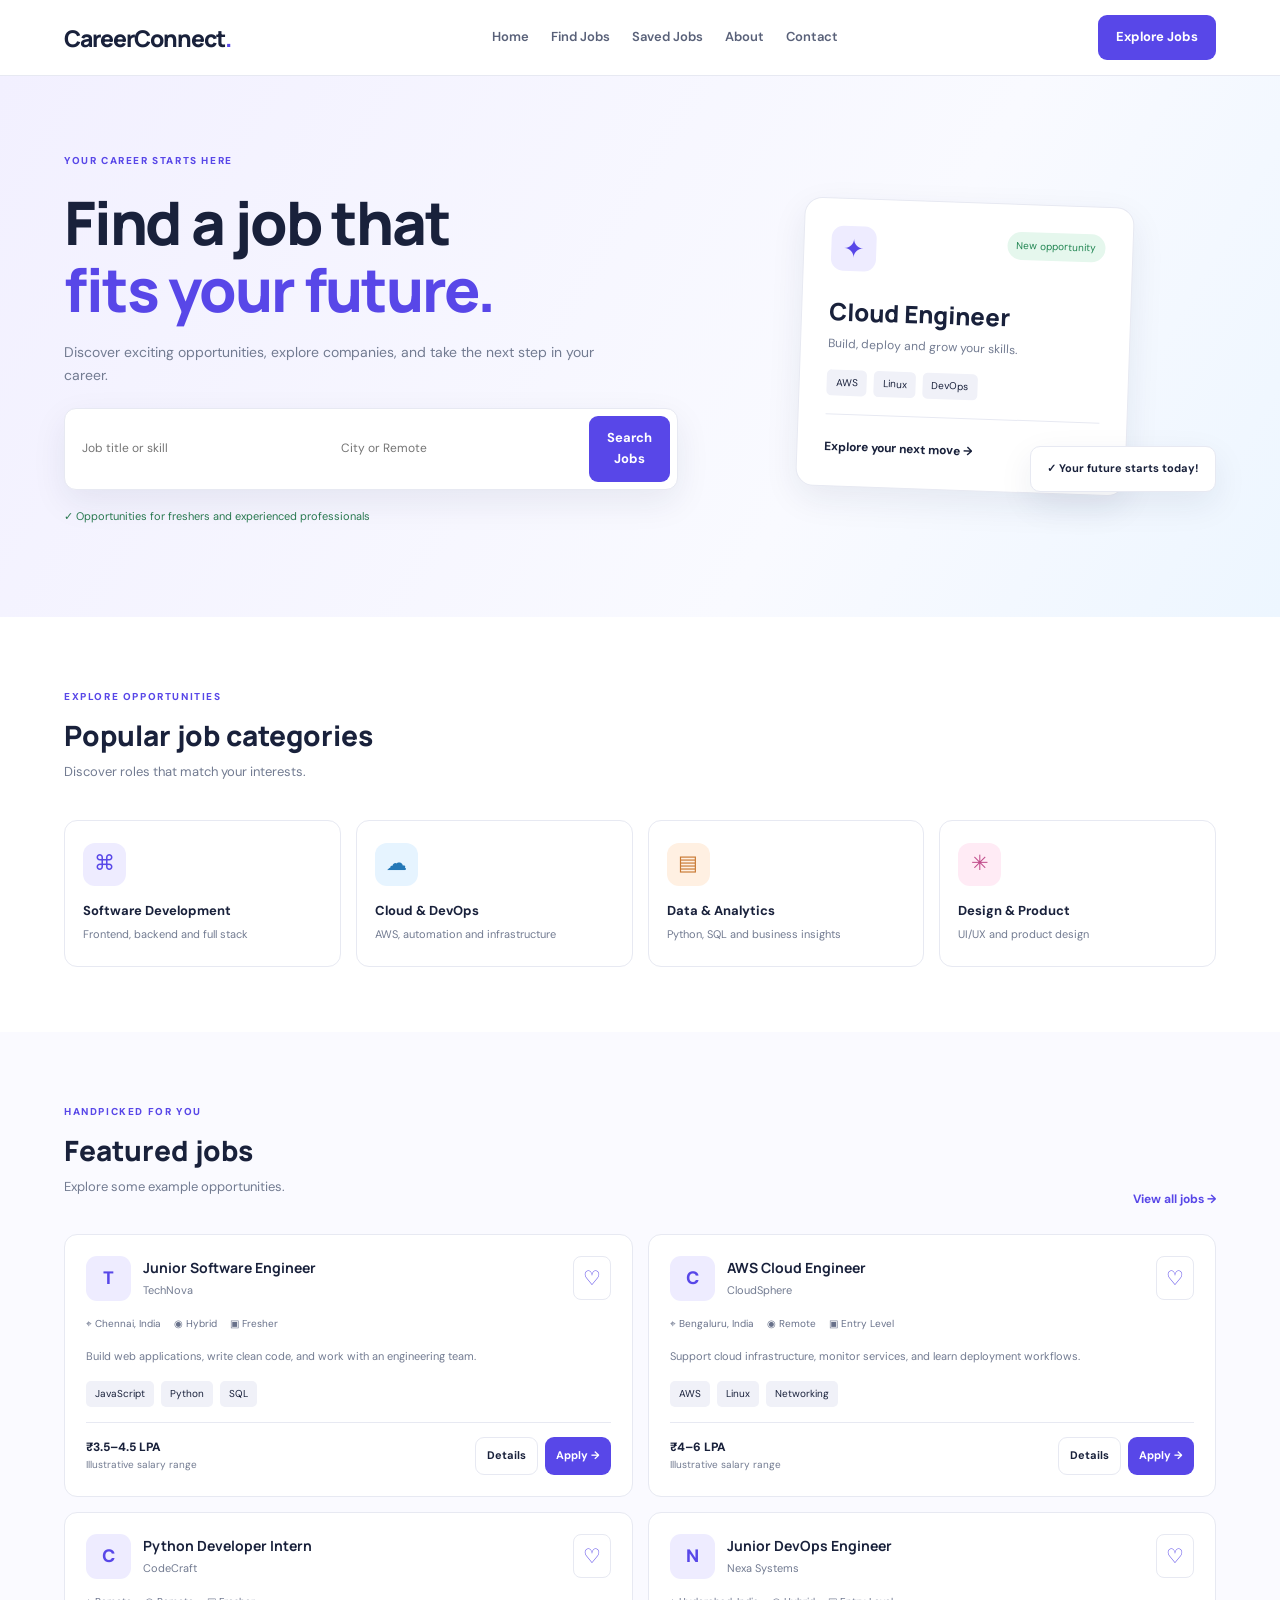
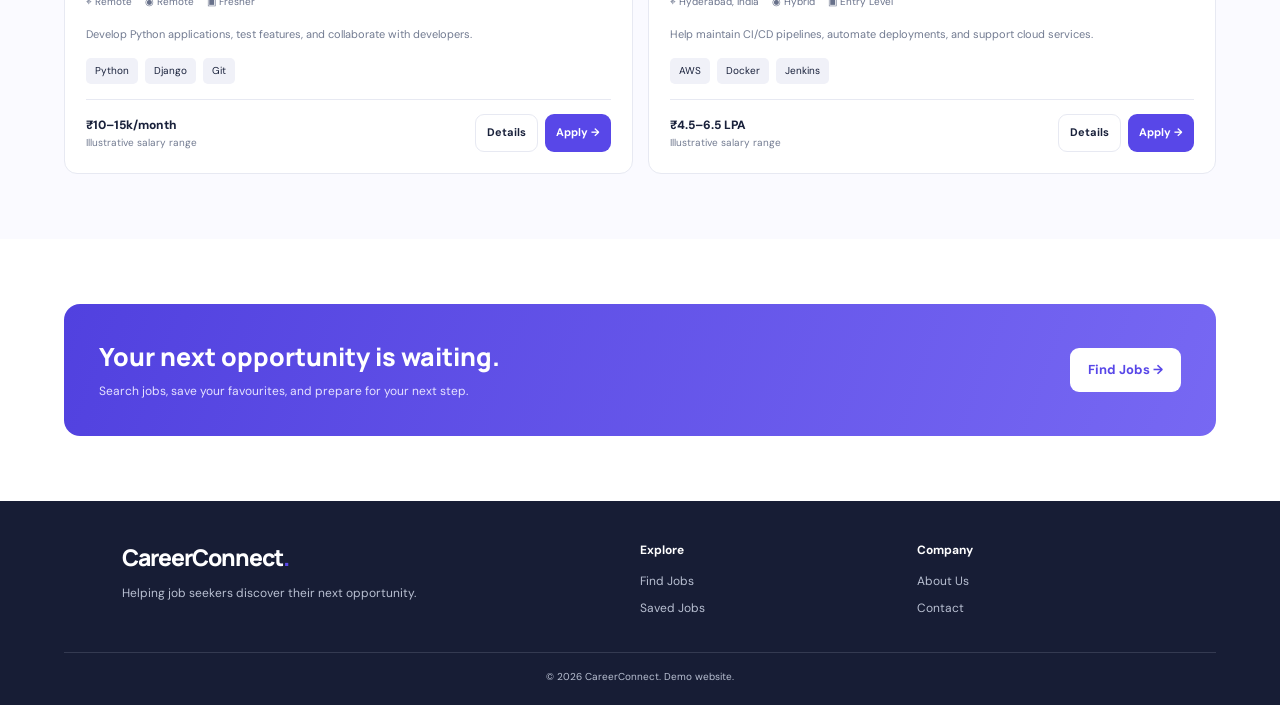
<file: index.html>
<!DOCTYPE html>
<html lang="en">
<head>
  <meta charset="UTF-8">
  <meta name="viewport" content="width=device-width, initial-scale=1.0">
  <title>CareerConnect | Find Your Dream Job</title>
  <link rel="stylesheet" href="style.css">
  <script src="script.js" defer></script>
</head>
<body>
  <header class="navbar">
    <a class="logo" href="index.html">CareerConnect<span>.</span></a>
    <button class="menu-toggle" aria-label="Toggle menu">☰</button>
    <nav class="nav-links">
      <a href="index.html">Home</a>
      <a href="jobs.html">Find Jobs</a>
      <a href="saved-jobs.html">Saved Jobs</a>
      <a href="about.html">About</a>
      <a href="contact.html">Contact</a>
    </nav>
    <a class="btn" href="jobs.html">Explore Jobs</a>
  </header>

  <main>
    <section class="hero">
      <div class="hero-content">
        <span class="eyebrow">YOUR CAREER STARTS HERE</span>
        <h1>Find a job that<br><span>fits your future.</span></h1>
        <p>Discover exciting opportunities, explore companies, and take the next step in your career.</p>

        <form class="search-form" action="jobs.html">
          <input type="text" name="q" placeholder="Job title or skill">
          <input type="text" name="location" placeholder="City or Remote">
          <button class="btn" type="submit">Search Jobs</button>
        </form>

        <p class="hero-note">✓ Opportunities for freshers and experienced professionals</p>
      </div>
      <div class="hero-visual">
        <div class="visual-card">
          <div class="visual-icon">✦</div>
          <span class="status">New opportunity</span>
          <h2>Cloud Engineer</h2>
          <p>Build, deploy and grow your skills.</p>
          <div class="tags"><span>AWS</span><span>Linux</span><span>DevOps</span></div>
          <hr>
          <strong>Explore your next move →</strong>
        </div>
        <div class="floating-card">✓ Your future starts today!</div>
      </div>
    </section>

    <section class="section container">
      <div class="section-heading">
        <div>
          <span class="eyebrow">EXPLORE OPPORTUNITIES</span>
          <h2>Popular job categories</h2>
          <p>Discover roles that match your interests.</p>
        </div>
      </div>

      <div class="category-grid">
        <a class="category-card" href="jobs.html?category=Software">
          <span class="category-icon purple">⌘</span>
          <h3>Software Development</h3>
          <p>Frontend, backend and full stack</p>
        </a>
        <a class="category-card" href="jobs.html?category=Cloud">
          <span class="category-icon blue">☁</span>
          <h3>Cloud & DevOps</h3>
          <p>AWS, automation and infrastructure</p>
        </a>
        <a class="category-card" href="jobs.html?category=Data">
          <span class="category-icon orange">▤</span>
          <h3>Data & Analytics</h3>
          <p>Python, SQL and business insights</p>
        </a>
        <a class="category-card" href="jobs.html?category=Design">
          <span class="category-icon pink">✳</span>
          <h3>Design & Product</h3>
          <p>UI/UX and product design</p>
        </a>
      </div>
    </section>

    <section class="section section-light">
      <div class="container">
        <div class="section-heading">
          <div>
            <span class="eyebrow">HANDPICKED FOR YOU</span>
            <h2>Featured jobs</h2>
            <p>Explore some example opportunities.</p>
          </div>
          <a class="text-link" href="jobs.html">View all jobs →</a>
        </div>
        <div id="featured-jobs" class="job-grid"></div>
      </div>
    </section>

    <section class="container section">
      <div class="cta">
        <div>
          <h2>Your next opportunity is waiting.</h2>
          <p>Search jobs, save your favourites, and prepare for your next step.</p>
        </div>
        <a href="jobs.html" class="btn btn-white">Find Jobs →</a>
      </div>
    </section>
  </main>

  <footer class="footer">
    <div class="container footer-content">
      <div>
        <a class="logo logo-light" href="index.html">CareerConnect<span>.</span></a>
        <p>Helping job seekers discover their next opportunity.</p>
      </div>
      <div><h4>Explore</h4><a href="jobs.html">Find Jobs</a><a href="saved-jobs.html">Saved Jobs</a></div>
      <div><h4>Company</h4><a href="about.html">About Us</a><a href="contact.html">Contact</a></div>
    </div>
    <p class="copyright">© <span data-year></span> CareerConnect. Demo website.</p>
  </footer>
</body>
</html>
</file>
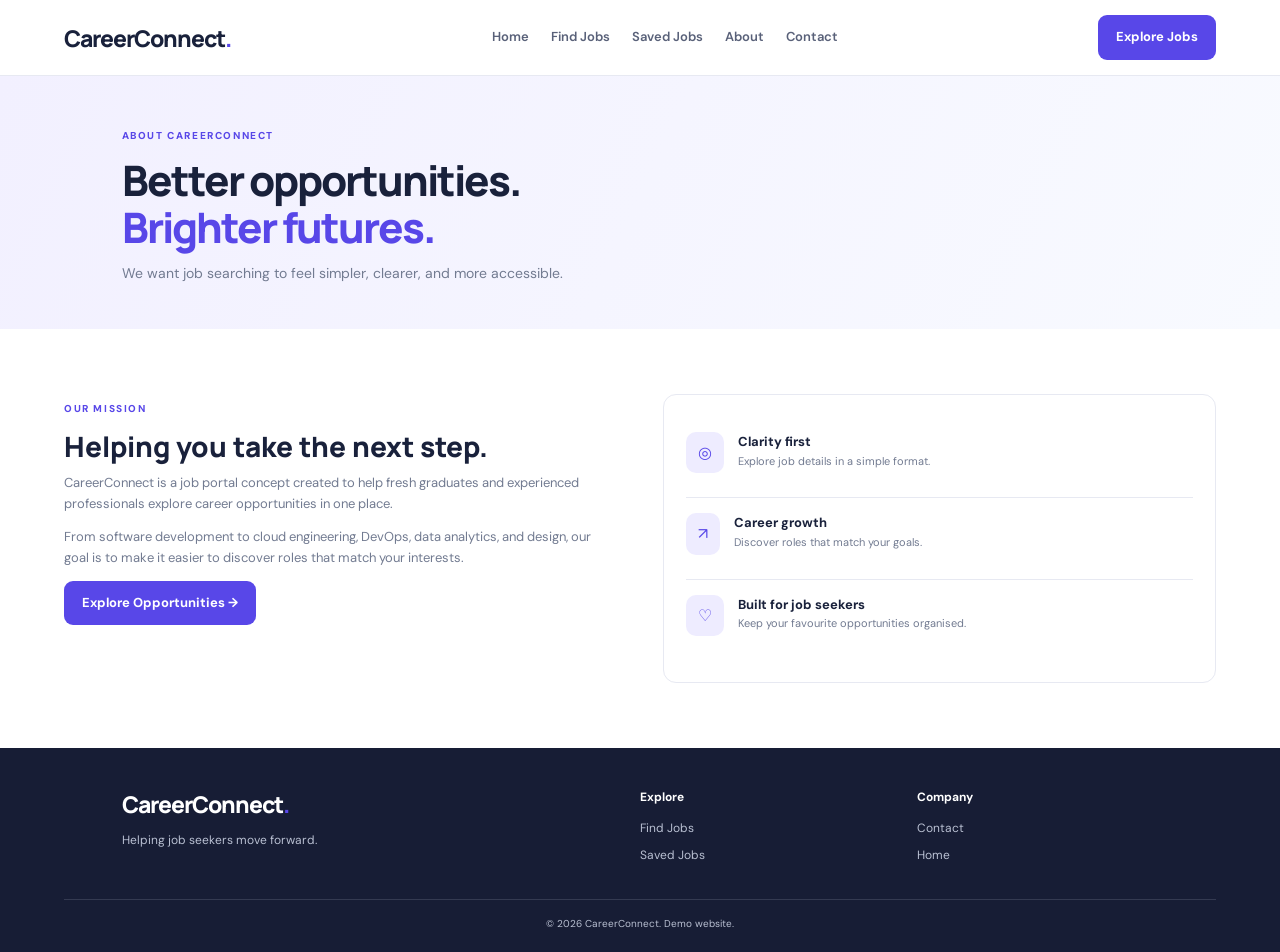
<file: about.html>
<!DOCTYPE html>
<html lang="en">
<head>
  <meta charset="UTF-8">
  <meta name="viewport" content="width=device-width, initial-scale=1.0">
  <title>About Us | CareerConnect</title>
  <link rel="stylesheet" href="style.css">
  <script src="script.js" defer></script>
</head>
<body>
  <header class="navbar">
    <a class="logo" href="index.html">CareerConnect<span>.</span></a>
    <button class="menu-toggle" aria-label="Toggle menu">☰</button>
    <nav class="nav-links">
      <a href="index.html">Home</a><a href="jobs.html">Find Jobs</a>
      <a href="saved-jobs.html">Saved Jobs</a><a href="about.html">About</a>
      <a href="contact.html">Contact</a>
    </nav>
    <a class="btn" href="jobs.html">Explore Jobs</a>
  </header>

  <section class="page-hero">
    <div class="container">
      <span class="eyebrow">ABOUT CAREERCONNECT</span>
      <h1>Better opportunities.<br><span>Brighter futures.</span></h1>
      <p>We want job searching to feel simpler, clearer, and more accessible.</p>
    </div>
  </section>

  <main class="container section story">
    <div>
      <span class="eyebrow">OUR MISSION</span>
      <h2>Helping you take the next step.</h2>
      <p>CareerConnect is a job portal concept created to help fresh graduates and experienced professionals explore career opportunities in one place.</p>
      <p>From software development to cloud engineering, DevOps, data analytics, and design, our goal is to make it easier to discover roles that match your interests.</p>
      <a href="jobs.html" class="btn">Explore Opportunities →</a>
    </div>

    <div class="values">
      <div><span>◎</span><section><h3>Clarity first</h3><p>Explore job details in a simple format.</p></section></div>
      <div><span>↗</span><section><h3>Career growth</h3><p>Discover roles that match your goals.</p></section></div>
      <div><span>♡</span><section><h3>Built for job seekers</h3><p>Keep your favourite opportunities organised.</p></section></div>
    </div>
  </main>

  <footer class="footer">
    <div class="container footer-content">
      <div><a class="logo logo-light" href="index.html">CareerConnect<span>.</span></a><p>Helping job seekers move forward.</p></div>
      <div><h4>Explore</h4><a href="jobs.html">Find Jobs</a><a href="saved-jobs.html">Saved Jobs</a></div>
      <div><h4>Company</h4><a href="contact.html">Contact</a><a href="index.html">Home</a></div>
    </div>
    <p class="copyright">© <span data-year></span> CareerConnect. Demo website.</p>
  </footer>
</body>
</html>
</file>
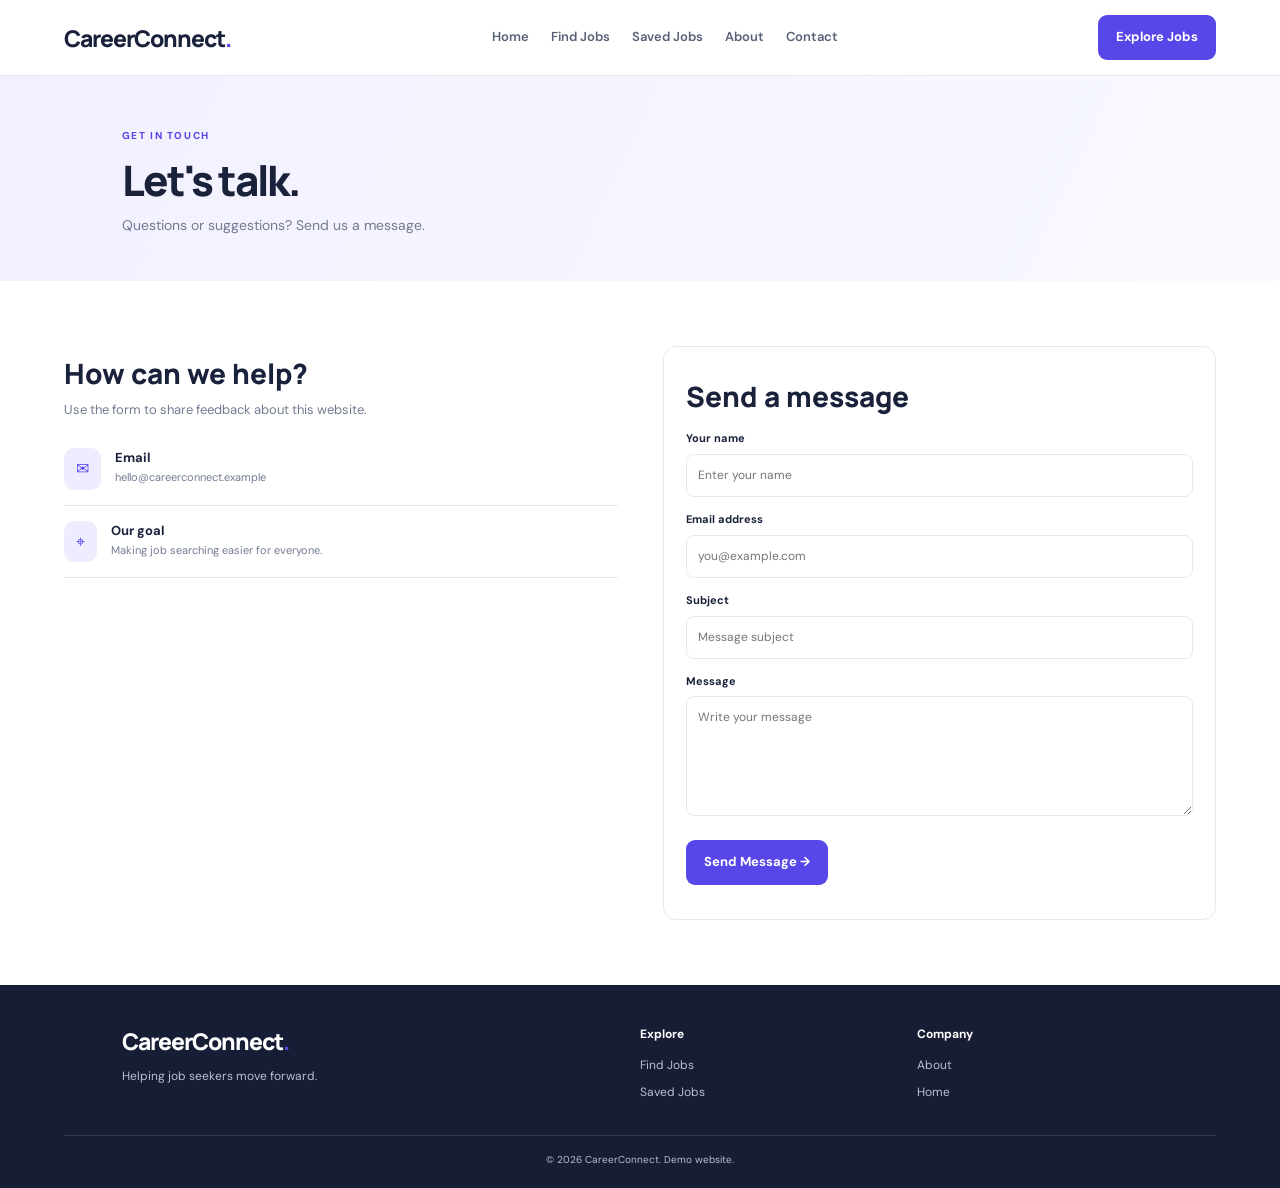
<file: contact.html>
<!DOCTYPE html>
<html lang="en">
<head>
  <meta charset="UTF-8">
  <meta name="viewport" content="width=device-width, initial-scale=1.0">
  <title>Contact Us | CareerConnect</title>
  <link rel="stylesheet" href="style.css">
  <script src="script.js" defer></script>
</head>
<body>
  <header class="navbar">
    <a class="logo" href="index.html">CareerConnect<span>.</span></a>
    <button class="menu-toggle" aria-label="Toggle menu">☰</button>
    <nav class="nav-links">
      <a href="index.html">Home</a><a href="jobs.html">Find Jobs</a>
      <a href="saved-jobs.html">Saved Jobs</a><a href="about.html">About</a>
      <a href="contact.html">Contact</a>
    </nav>
    <a class="btn" href="jobs.html">Explore Jobs</a>
  </header>

  <section class="page-hero">
    <div class="container">
      <span class="eyebrow">GET IN TOUCH</span>
      <h1>Let's talk.</h1>
      <p>Questions or suggestions? Send us a message.</p>
    </div>
  </section>

  <main class="container section contact-layout">
    <div>
      <h2>How can we help?</h2>
      <p>Use the form to share feedback about this website.</p>
      <div class="contact-info">
        <span>✉</span>
        <div><h3>Email</h3><p>hello@careerconnect.example</p></div>
      </div>
      <div class="contact-info">
        <span>⌖</span>
        <div><h3>Our goal</h3><p>Making job searching easier for everyone.</p></div>
      </div>
    </div>

    <form class="contact-form" id="contact-form">
      <h2>Send a message</h2>
      <label for="name">Your name</label>
      <input id="name" name="name" required maxlength="100" placeholder="Enter your name">

      <label for="email">Email address</label>
      <input id="email" name="email" type="email" required maxlength="150" placeholder="you@example.com">

      <label for="subject">Subject</label>
      <input id="subject" name="subject" required maxlength="150" placeholder="Message subject">

      <label for="message">Message</label>
      <textarea id="message" name="message" required maxlength="2000" rows="5" placeholder="Write your message"></textarea>

      <button class="btn" type="submit">Send Message →</button>
      <p id="contact-feedback" role="status"></p>
    </form>
  </main>

  <footer class="footer">
    <div class="container footer-content">
      <div><a class="logo logo-light" href="index.html">CareerConnect<span>.</span></a><p>Helping job seekers move forward.</p></div>
      <div><h4>Explore</h4><a href="jobs.html">Find Jobs</a><a href="saved-jobs.html">Saved Jobs</a></div>
      <div><h4>Company</h4><a href="about.html">About</a><a href="index.html">Home</a></div>
    </div>
    <p class="copyright">© <span data-year></span> CareerConnect. Demo website.</p>
  </footer>
</body>
</html>
</file>
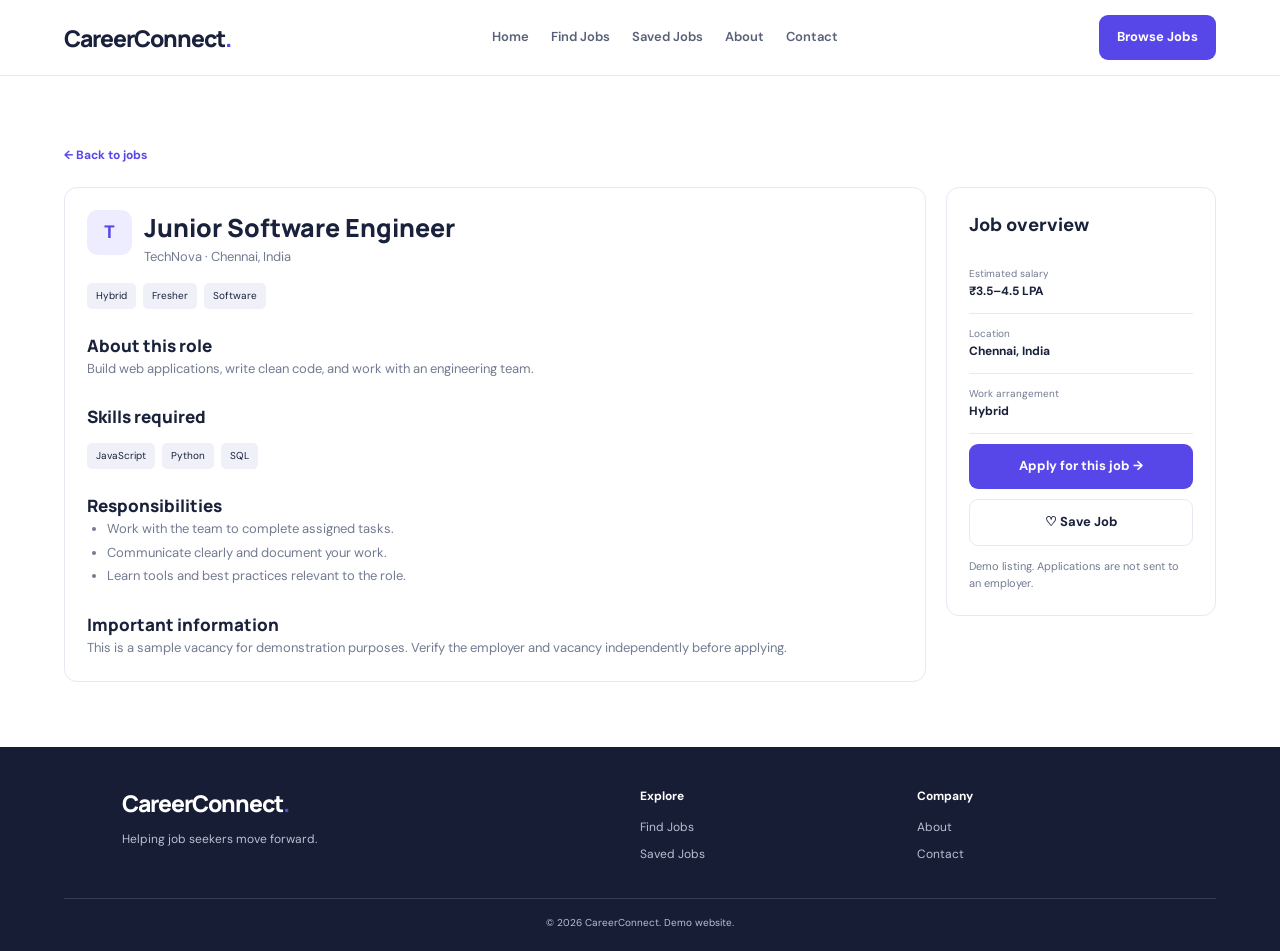
<file: job-details.html>
<!DOCTYPE html>
<html lang="en">
<head>
  <meta charset="UTF-8">
  <meta name="viewport" content="width=device-width, initial-scale=1.0">
  <title>Job Details | CareerConnect</title>
  <link rel="stylesheet" href="style.css">
  <script src="script.js" defer></script>
</head>
<body>
  <header class="navbar">
    <a class="logo" href="index.html">CareerConnect<span>.</span></a>
    <button class="menu-toggle" aria-label="Toggle menu">☰</button>
    <nav class="nav-links">
      <a href="index.html">Home</a><a href="jobs.html">Find Jobs</a>
      <a href="saved-jobs.html">Saved Jobs</a><a href="about.html">About</a>
      <a href="contact.html">Contact</a>
    </nav>
    <a class="btn" href="jobs.html">Browse Jobs</a>
  </header>

  <main class="container section">
    <a href="jobs.html" class="text-link">← Back to jobs</a>
    <div id="job-detail-content" class="detail-layout"></div>
  </main>

  <footer class="footer">
    <div class="container footer-content">
      <div><a class="logo logo-light" href="index.html">CareerConnect<span>.</span></a><p>Helping job seekers move forward.</p></div>
      <div><h4>Explore</h4><a href="jobs.html">Find Jobs</a><a href="saved-jobs.html">Saved Jobs</a></div>
      <div><h4>Company</h4><a href="about.html">About</a><a href="contact.html">Contact</a></div>
    </div>
    <p class="copyright">© <span data-year></span> CareerConnect. Demo website.</p>
  </footer>
</body>
</html>
</file>
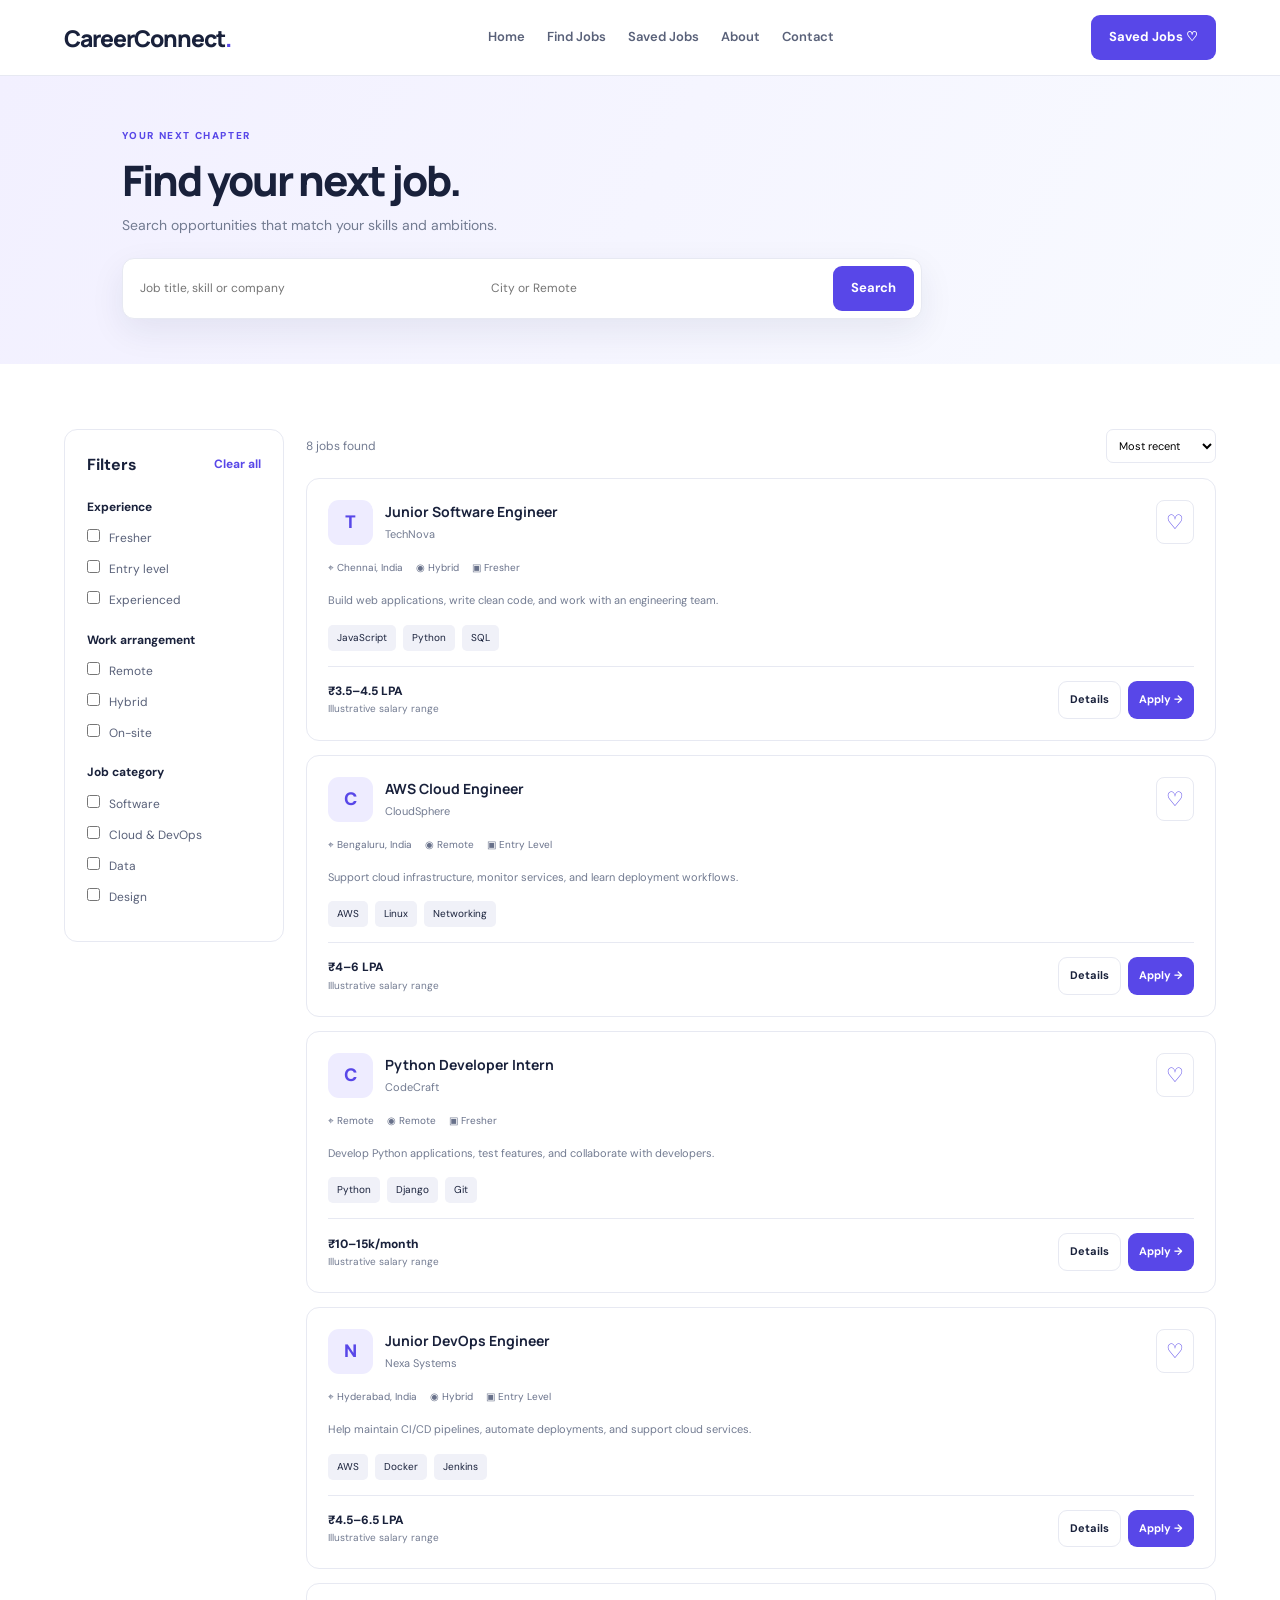
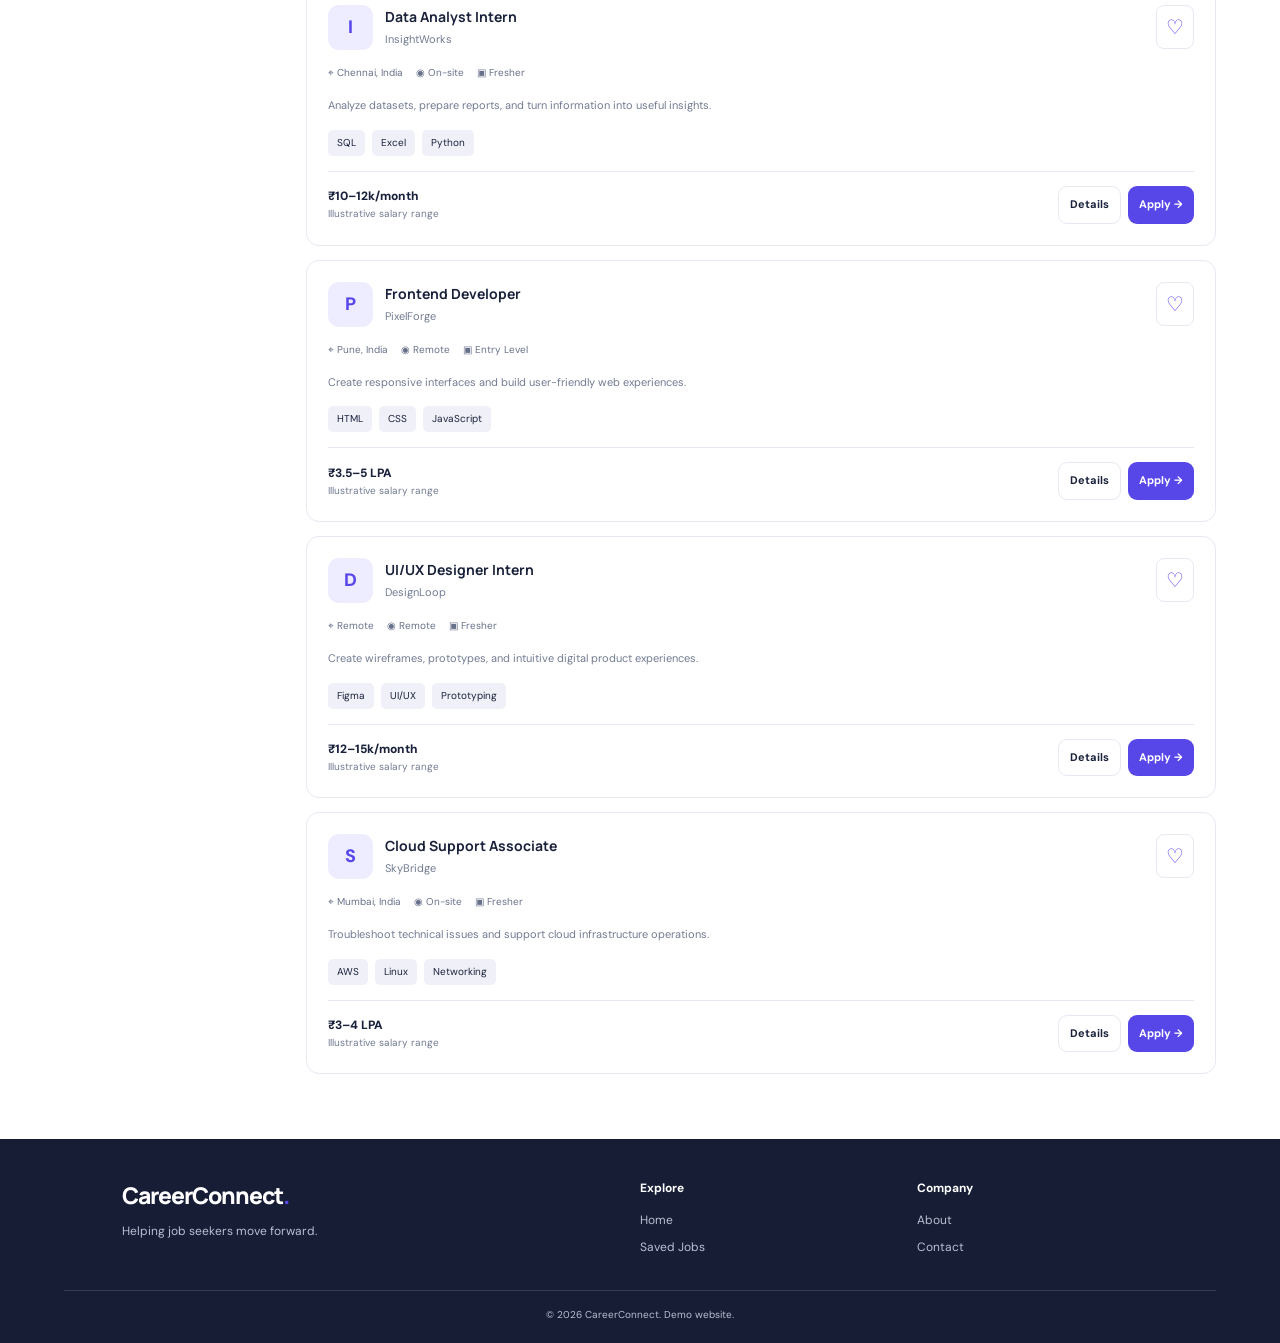
<file: jobs.html>
<!DOCTYPE html>
<html lang="en">
<head>
  <meta charset="UTF-8">
  <meta name="viewport" content="width=device-width, initial-scale=1.0">
  <title>Find Jobs | CareerConnect</title>
  <link rel="stylesheet" href="style.css">
  <script src="script.js" defer></script>
</head>
<body>
  <header class="navbar">
    <a class="logo" href="index.html">CareerConnect<span>.</span></a>
    <button class="menu-toggle" aria-label="Toggle menu">☰</button>
    <nav class="nav-links">
      <a href="index.html">Home</a><a href="jobs.html">Find Jobs</a>
      <a href="saved-jobs.html">Saved Jobs</a><a href="about.html">About</a>
      <a href="contact.html">Contact</a>
    </nav>
    <a class="btn" href="saved-jobs.html">Saved Jobs ♡</a>
  </header>

  <section class="page-hero">
    <div class="container">
      <span class="eyebrow">YOUR NEXT CHAPTER</span>
      <h1>Find your next job.</h1>
      <p>Search opportunities that match your skills and ambitions.</p>
      <form id="jobs-search" class="search-form">
        <input id="search-keyword" placeholder="Job title, skill or company">
        <input id="search-location" placeholder="City or Remote">
        <button class="btn">Search</button>
      </form>
    </div>
  </section>

  <main class="container section">
    <div class="jobs-layout">
      <aside class="filters">
        <div class="filter-title">
          <h3>Filters</h3>
          <button id="clear-filters" class="text-link">Clear all</button>
        </div>
        <h4>Experience</h4>
        <label><input type="checkbox" name="experience" value="Fresher"> Fresher</label>
        <label><input type="checkbox" name="experience" value="Entry Level"> Entry level</label>
        <label><input type="checkbox" name="experience" value="Experienced"> Experienced</label>
        <h4>Work arrangement</h4>
        <label><input type="checkbox" name="work" value="Remote"> Remote</label>
        <label><input type="checkbox" name="work" value="Hybrid"> Hybrid</label>
        <label><input type="checkbox" name="work" value="On-site"> On-site</label>
        <h4>Job category</h4>
        <label><input type="checkbox" name="category" value="Software"> Software</label>
        <label><input type="checkbox" name="category" value="Cloud"> Cloud & DevOps</label>
        <label><input type="checkbox" name="category" value="Data"> Data</label>
        <label><input type="checkbox" name="category" value="Design"> Design</label>
      </aside>

      <section class="results">
        <div class="results-toolbar">
          <p id="results-count">Available jobs</p>
          <select id="sort-jobs" aria-label="Sort jobs">
            <option value="recent">Most recent</option>
            <option value="salary">Highest salary</option>
          </select>
        </div>
        <div id="all-jobs" class="job-list"></div>
      </section>
    </div>
  </main>

  <footer class="footer">
    <div class="container footer-content">
      <div><a class="logo logo-light" href="index.html">CareerConnect<span>.</span></a><p>Helping job seekers move forward.</p></div>
      <div><h4>Explore</h4><a href="index.html">Home</a><a href="saved-jobs.html">Saved Jobs</a></div>
      <div><h4>Company</h4><a href="about.html">About</a><a href="contact.html">Contact</a></div>
    </div>
    <p class="copyright">© <span data-year></span> CareerConnect. Demo website.</p>
  </footer>
</body>
</html>
</file>
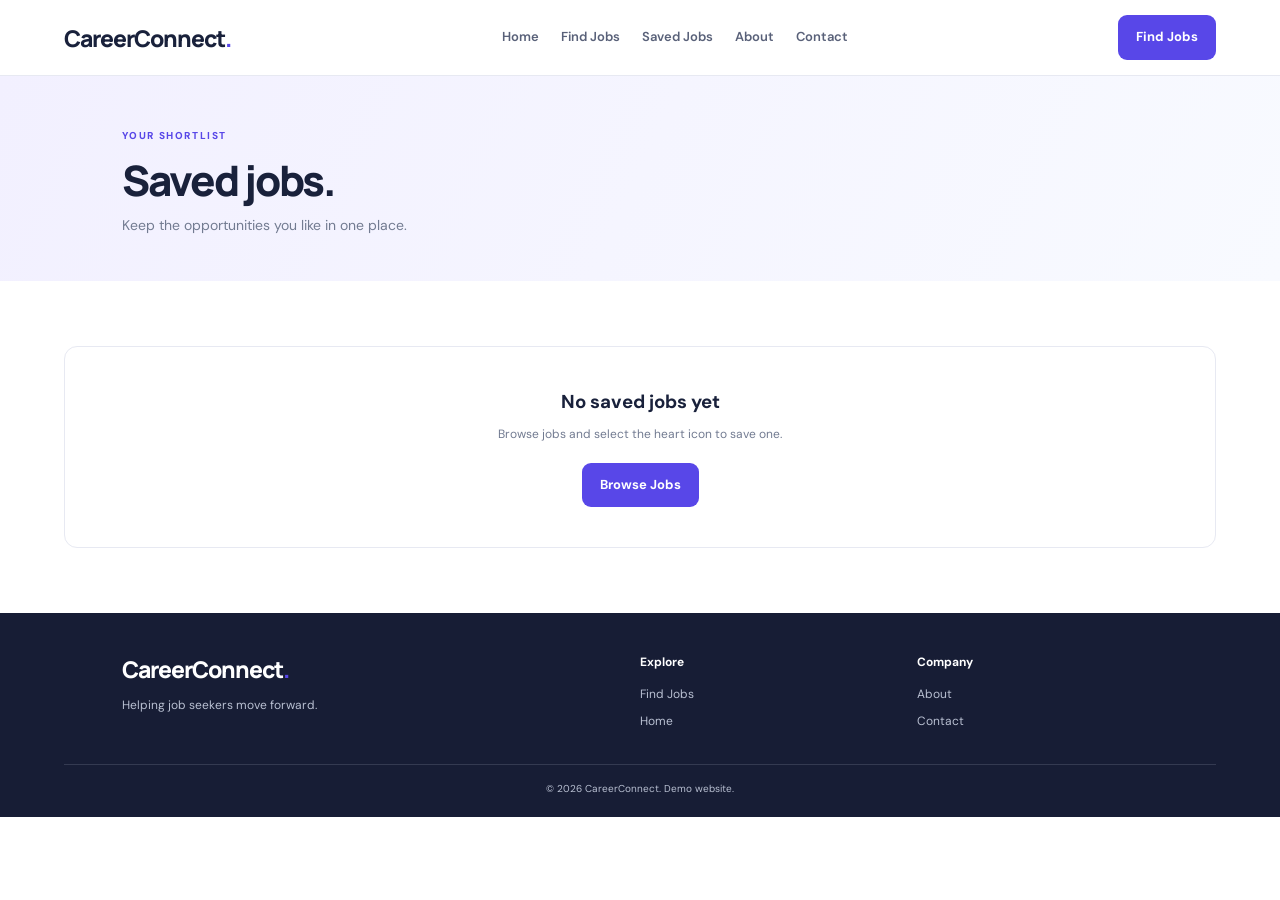
<file: saved-jobs.html>
<!DOCTYPE html>
<html lang="en">
<head>
  <meta charset="UTF-8">
  <meta name="viewport" content="width=device-width, initial-scale=1.0">
  <title>Saved Jobs | CareerConnect</title>
  <link rel="stylesheet" href="style.css">
  <script src="script.js" defer></script>
</head>
<body>
  <header class="navbar">
    <a class="logo" href="index.html">CareerConnect<span>.</span></a>
    <button class="menu-toggle" aria-label="Toggle menu">☰</button>
    <nav class="nav-links">
      <a href="index.html">Home</a><a href="jobs.html">Find Jobs</a>
      <a href="saved-jobs.html">Saved Jobs</a><a href="about.html">About</a>
      <a href="contact.html">Contact</a>
    </nav>
    <a class="btn" href="jobs.html">Find Jobs</a>
  </header>

  <section class="page-hero">
    <div class="container">
      <span class="eyebrow">YOUR SHORTLIST</span>
      <h1>Saved jobs.</h1>
      <p>Keep the opportunities you like in one place.</p>
    </div>
  </section>

  <main class="container section">
    <div id="saved-jobs-list" class="job-list"></div>
  </main>

  <footer class="footer">
    <div class="container footer-content">
      <div><a class="logo logo-light" href="index.html">CareerConnect<span>.</span></a><p>Helping job seekers move forward.</p></div>
      <div><h4>Explore</h4><a href="jobs.html">Find Jobs</a><a href="index.html">Home</a></div>
      <div><h4>Company</h4><a href="about.html">About</a><a href="contact.html">Contact</a></div>
    </div>
    <p class="copyright">© <span data-year></span> CareerConnect. Demo website.</p>
  </footer>
</body>
</html>
</file>
<file: style.css>
@import url('https://fonts.googleapis.com/css2?family=DM+Sans:wght@400;500;600;700&family=Manrope:wght@400;500;600;700;800&display=swap');

:root {
  --primary: #5847e8;
  --primary-dark: #4031c4;
  --ink: #19213b;
  --muted: #727b91;
  --line: #e7e9f2;
  --light: #f7f8fc;
  --white: #ffffff;
  --shadow: 0 12px 34px rgba(30, 38, 80, 0.08);
}

* {
  box-sizing: border-box;
  margin: 0;
  padding: 0;
}

html { scroll-behavior: smooth; }

body {
  font-family: 'DM Sans', Arial, sans-serif;
  color: var(--ink);
  background: var(--white);
  line-height: 1.6;
}

a { color: inherit; text-decoration: none; }
button, input, select, textarea { font: inherit; }
button { cursor: pointer; }

.container {
  width: min(1160px, 90%);
  margin: auto;
}

/* Navigation */

.navbar {
  min-height: 76px;
  padding: 12px 5%;
  display: flex;
  justify-content: space-between;
  align-items: center;
  gap: 20px;
  background: white;
  border-bottom: 1px solid var(--line);
  position: sticky;
  top: 0;
  z-index: 100;
}

.logo {
  font: 800 23px 'Manrope', sans-serif;
  letter-spacing: -1px;
  white-space: nowrap;
}

.logo span { color: var(--primary); }
.logo-light { color: white; }

.nav-links {
  display: flex;
  gap: 22px;
  align-items: center;
}

.nav-links a {
  font-size: 13px;
  font-weight: 600;
  color: #596179;
}

.nav-links a:hover,
.nav-links a:focus { color: var(--primary); }

.menu-toggle {
  display: none;
  background: white;
  border: 1px solid var(--line);
  border-radius: 8px;
  padding: 7px 12px;
  font-size: 20px;
}

.btn {
  display: inline-flex;
  align-items: center;
  justify-content: center;
  background: var(--primary);
  color: white;
  border: 0;
  border-radius: 9px;
  padding: 12px 18px;
  font-size: 13px;
  font-weight: 700;
  transition: .2s;
}

.btn:hover {
  background: var(--primary-dark);
  transform: translateY(-1px);
}

/* Home hero */

.hero {
  padding: 70px 5%;
  background: linear-gradient(120deg, #f2f0ff, #f9faff 65%, #edf6ff);
  display: grid;
  grid-template-columns: 1.1fr .9fr;
  align-items: center;
  gap: 35px;
}

.hero-content { max-width: 650px; }

.eyebrow {
  color: var(--primary);
  font-size: 10px;
  font-weight: 800;
  letter-spacing: 1.6px;
}

.hero h1,
.page-hero h1 {
  font: 800 clamp(37px, 5vw, 60px)/1.13 'Manrope', sans-serif;
  letter-spacing: -2px;
  margin: 17px 0;
}

.hero h1 span,
.page-hero h1 span { color: var(--primary); }

.hero-content > p,
.page-hero p {
  color: var(--muted);
  max-width: 570px;
  font-size: 14px;
  margin-bottom: 22px;
}

.search-form {
  display: flex;
  gap: 7px;
  padding: 7px;
  border: 1px solid var(--line);
  border-radius: 12px;
  background: white;
  box-shadow: var(--shadow);
}

.search-form input {
  width: 100%;
  min-width: 0;
  padding: 10px;
  border: 0;
  outline: none;
  font-size: 12px;
  background: transparent;
}

.hero-note {
  margin-top: 18px;
  font-size: 11px !important;
  color: #28784f !important;
}

.hero-visual {
  min-height: 320px;
  display: grid;
  place-items: center;
  position: relative;
}

.visual-card {
  background: white;
  width: min(330px, 90%);
  padding: 27px;
  border: 1px solid var(--line);
  border-radius: 18px;
  box-shadow: var(--shadow);
  transform: rotate(2deg);
}

.visual-icon {
  display: inline-grid;
  place-items: center;
  width: 45px;
  height: 45px;
  background: #eeecff;
  color: var(--primary);
  border-radius: 12px;
  font-size: 25px;
}

.status {
  float: right;
  background: #e5f7ed;
  color: #218552;
  border-radius: 20px;
  padding: 6px 9px;
  font-size: 10px;
}

.visual-card h2 {
  font: 800 24px 'Manrope', sans-serif;
  margin-top: 24px;
}

.visual-card p {
  color: var(--muted);
  font-size: 12px;
  margin: 7px 0 16px;
}

.visual-card strong { font-size: 12px; }

.tags {
  display: flex;
  flex-wrap: wrap;
  gap: 7px;
  margin: 15px 0;
}

.tags span {
  background: #f0f1f8;
  padding: 5px 9px;
  border-radius: 5px;
  font-size: 10px;
}

.visual-card hr {
  border: 0;
  border-top: 1px solid var(--line);
  margin: 18px 0;
}

.floating-card {
  position: absolute;
  right: 0;
  bottom: 15px;
  background: white;
  padding: 13px 16px;
  border: 1px solid var(--line);
  border-radius: 10px;
  box-shadow: var(--shadow);
  font-size: 11px;
  font-weight: 700;
}

/* Shared sections */

.section { padding-top: 65px; padding-bottom: 65px; }
.section-light { background: #fafaff; }

.section-heading {
  display: flex;
  justify-content: space-between;
  align-items: end;
  gap: 20px;
  margin-bottom: 25px;
}

.section-heading h2,
.story h2,
.contact-layout h2 {
  font: 800 28px 'Manrope', sans-serif;
  margin: 8px 0;
}

.section-heading p,
.story p,
.contact-layout > div > p {
  color: var(--muted);
  font-size: 13px;
  margin-bottom: 12px;
}

.text-link {
  color: var(--primary);
  background: none;
  border: 0;
  font-size: 12px;
  font-weight: 700;
}

.category-grid {
  display: grid;
  grid-template-columns: repeat(4, 1fr);
  gap: 15px;
}

.category-card {
  border: 1px solid var(--line);
  border-radius: 13px;
  padding: 22px 18px;
  transition: .2s;
}

.category-card:hover {
  border-color: #c9c3ff;
  transform: translateY(-3px);
  box-shadow: var(--shadow);
}

.category-icon {
  display: inline-grid;
  place-items: center;
  width: 43px;
  height: 43px;
  border-radius: 12px;
  font-size: 21px;
}

.purple { background: #eeecff; color: #5847e8; }
.blue { background: #e6f4ff; color: #2478b7; }
.orange { background: #fff0e2; color: #c97932; }
.pink { background: #ffebf5; color: #c14c8b; }

.category-card h3 { font-size: 13px; margin: 15px 0 5px; }
.category-card p { font-size: 11px; color: var(--muted); }

/* Job cards */

.job-grid {
  display: grid;
  grid-template-columns: repeat(2, minmax(0, 1fr));
  gap: 15px;
}

.job-list { display: grid; gap: 14px; }

.job-card {
  padding: 21px;
  border: 1px solid var(--line);
  border-radius: 13px;
  background: white;
  min-width: 0;
  transition: .2s;
}

.job-card:hover {
  border-color: #c9c3ff;
  box-shadow: var(--shadow);
}

.job-head {
  display: flex;
  align-items: flex-start;
  gap: 12px;
}

.company-logo {
  display: grid;
  place-items: center;
  width: 45px;
  height: 45px;
  flex-shrink: 0;
  border-radius: 11px;
  background: #eeecff;
  color: var(--primary);
  font-size: 18px;
  font-weight: 800;
}

.job-head-main { flex: 1; min-width: 0; }

.job-card h3 {
  font: 700 14px 'Manrope', sans-serif;
  margin: 2px 0 5px;
}

.company-name { color: var(--muted); font-size: 11px; }

.bookmark {
  background: white;
  border: 1px solid var(--line);
  border-radius: 8px;
  padding: 5px 9px;
  color: var(--primary);
  font-size: 20px;
}

.bookmark.active { background: #eeecff; }

.job-meta {
  display: flex;
  flex-wrap: wrap;
  gap: 8px 13px;
  margin: 15px 0;
  color: #68718a;
  font-size: 10px;
}

.job-description {
  font-size: 11px;
  color: var(--muted);
  line-height: 1.7;
  margin-bottom: 12px;
}

.job-bottom {
  display: flex;
  align-items: center;
  justify-content: space-between;
  gap: 10px;
  border-top: 1px solid var(--line);
  margin-top: 15px;
  padding-top: 14px;
}

.salary { font-size: 12px; font-weight: 800; }
.salary small { display: block; color: var(--muted); font-weight: 400; }

.job-actions { display: flex; gap: 7px; }
.job-actions .btn { padding: 9px 11px; font-size: 11px; }

.btn-outline {
  background: white;
  color: var(--ink);
  border: 1px solid var(--line);
}

.btn-outline:hover { color: white; }

.empty-state {
  padding: 40px 20px;
  text-align: center;
  border: 1px solid var(--line);
  border-radius: 13px;
}

.empty-state p { margin: 8px 0 18px; color: var(--muted); font-size: 12px; }

/* Call-to-action and footer */

.cta {
  background: linear-gradient(110deg, #5141df, #7768f3);
  color: white;
  border-radius: 16px;
  padding: 35px;
  display: flex;
  justify-content: space-between;
  align-items: center;
  gap: 20px;
}

.cta h2 { font: 800 25px 'Manrope', sans-serif; }
.cta p { font-size: 12px; color: #e6e3ff; margin-top: 8px; }

.btn-white { background: white; color: var(--primary); white-space: nowrap; }
.btn-white:hover { background: #f0efff; color: var(--primary); }

.footer { background: #171d35; color: white; padding: 40px 5% 20px; }
.footer-content { display: grid; grid-template-columns: 2fr 1fr 1fr; gap: 35px; }
.footer-content p { color: #b9c0d2; font-size: 12px; margin-top: 10px; }
.footer h4 { font-size: 12px; margin-bottom: 12px; }
.footer-content > div > a:not(.logo) { display: block; color: #b9c0d2; font-size: 12px; margin: 8px 0; }
.footer-content a:hover { color: white; }
.copyright { border-top: 1px solid #343a51; margin-top: 25px; padding-top: 16px; color: #b9c0d2; font-size: 10px; text-align: center; }

/* Inner pages */

.page-hero {
  background: linear-gradient(115deg, #f2f0ff, #f8faff);
  padding: 45px 5%;
}

.page-hero h1 { font-size: 42px; margin: 10px 0; }
.page-hero p { margin-bottom: 0; }

.page-hero .search-form { margin-top: 22px; max-width: 800px; }

.jobs-layout {
  display: grid;
  grid-template-columns: 220px minmax(0, 1fr);
  gap: 22px;
  align-items: start;
}

.filters,
.contact-form,
.detail-main,
.detail-sidebar,
.values {
  background: white;
  border: 1px solid var(--line);
  border-radius: 13px;
  padding: 22px;
}

.filter-title { display: flex; justify-content: space-between; align-items: center; }
.filters h3 { font-size: 16px; }
.filters h4 { font-size: 12px; margin: 20px 0 10px; }
.filters label { display: block; font-size: 12px; color: #596179; margin: 12px 0; }
.filters input { accent-color: var(--primary); margin-right: 6px; }

.results-toolbar {
  display: flex;
  justify-content: space-between;
  align-items: center;
  gap: 12px;
  margin-bottom: 15px;
}

.results-toolbar p { font-size: 12px; color: var(--muted); }

.results-toolbar select {
  padding: 8px;
  border: 1px solid var(--line);
  border-radius: 7px;
  background: white;
  font-size: 11px;
}

.detail-layout {
  display: grid;
  grid-template-columns: minmax(0, 1fr) 270px;
  gap: 20px;
  align-items: start;
  margin-top: 20px;
}

.detail-main h1 { font: 800 25px 'Manrope', sans-serif; }
.detail-main h2 { font: 800 17px 'Manrope', sans-serif; margin-top: 25px; }
.detail-main p, .detail-main li { font-size: 13px; color: var(--muted); line-height: 1.8; }
.detail-main ul { padding-left: 20px; }
.detail-sidebar h3 { margin-bottom: 14px; }
.detail-sidebar p { color: var(--muted); font-size: 11px; margin-top: 12px; }
.detail-sidebar .btn { width: 100%; margin-top: 10px; }
.detail-fact { padding: 12px 0; border-bottom: 1px solid var(--line); }
.detail-fact small, .detail-fact strong { display: block; }
.detail-fact small { font-size: 10px; color: var(--muted); }
.detail-fact strong { font-size: 12px; }

.story, .contact-layout {
  display: grid;
  grid-template-columns: 1fr 1fr;
  gap: 45px;
  align-items: start;
}

.values > div, .contact-info {
  display: flex;
  gap: 14px;
  padding: 15px 0;
  border-bottom: 1px solid var(--line);
}

.values > div:last-child { border: 0; }
.values span, .contact-info > span {
  background: #eeecff;
  color: var(--primary);
  border-radius: 10px;
  padding: 8px 12px;
  height: fit-content;
}

.values h3, .contact-info h3 { font-size: 13px; }
.values p, .contact-info p { font-size: 11px; color: var(--muted); }

.contact-form h2 { margin-bottom: 15px; }

.contact-form label {
  display: block;
  font-size: 11px;
  font-weight: 700;
  margin: 14px 0 6px;
}

.contact-form input, .contact-form textarea {
  width: 100%;
  border: 1px solid var(--line);
  border-radius: 8px;
  padding: 11px;
  outline: none;
  font-size: 12px;
}

.contact-form input:focus, .contact-form textarea:focus { border-color: var(--primary); }
.contact-form textarea { resize: vertical; }
.contact-form button { margin-top: 16px; }
#contact-feedback { color: #218552; font-size: 12px; margin-top: 12px; }

/* Responsive design */

@media (max-width: 900px) {
  .navbar { gap: 12px; }
  .nav-links { gap: 12px; }
  .nav-links a { font-size: 11px; }
  .category-grid { grid-template-columns: repeat(2, 1fr); }
  .jobs-layout { grid-template-columns: 190px minmax(0, 1fr); gap: 14px; }
  .job-grid { grid-template-columns: 1fr; }
}

@media (max-width: 700px) {
  .navbar { min-height: 65px; flex-wrap: wrap; }
  .menu-toggle { display: block; margin-left: auto; }
  .navbar > .btn { display: none; }

  .nav-links {
    display: none;
    order: 4;
    width: 100%;
    flex-direction: column;
    align-items: stretch;
    gap: 0;
  }

  .nav-links.open { display: flex; }
  .nav-links a { padding: 10px 0; border-top: 1px solid var(--line); font-size: 13px; }

  .hero { grid-template-columns: 1fr; padding: 45px 5%; }
  .hero h1 { font-size: 42px; }
  .hero-visual { min-height: 290px; }
  .section { padding-top: 45px; padding-bottom: 45px; }
  .section-heading h2, .story h2, .contact-layout h2 { font-size: 24px; }

  .search-form { flex-wrap: wrap; }
  .search-form input { flex: 1 1 100%; }
  .search-form .btn { width: 100%; }

  .category-grid { gap: 10px; }
  .category-card { padding: 15px 12px; }
  .category-card h3 { font-size: 12px; }

  .cta { flex-direction: column; align-items: flex-start; padding: 25px; }
  .cta h2 { font-size: 23px; }

  .footer-content { grid-template-columns: 1fr 1fr; gap: 20px; }
  .footer-content > div:first-child { grid-column: 1 / -1; }

  .jobs-layout, .detail-layout, .story, .contact-layout { grid-template-columns: 1fr; }
  .filters { order: 2; }
  .results { order: 1; }
  .page-hero h1 { font-size: 35px; }
  .job-card { padding: 16px; }
  .job-bottom { align-items: flex-start; flex-direction: column; }
  .job-actions { width: 100%; }
  .job-actions .btn { flex: 1; }
}

@media (max-width: 380px) {
  .logo { font-size: 19px; }
  .category-grid { grid-template-columns: 1fr; }
  .hero h1 { font-size: 36px; }
}
</file>
